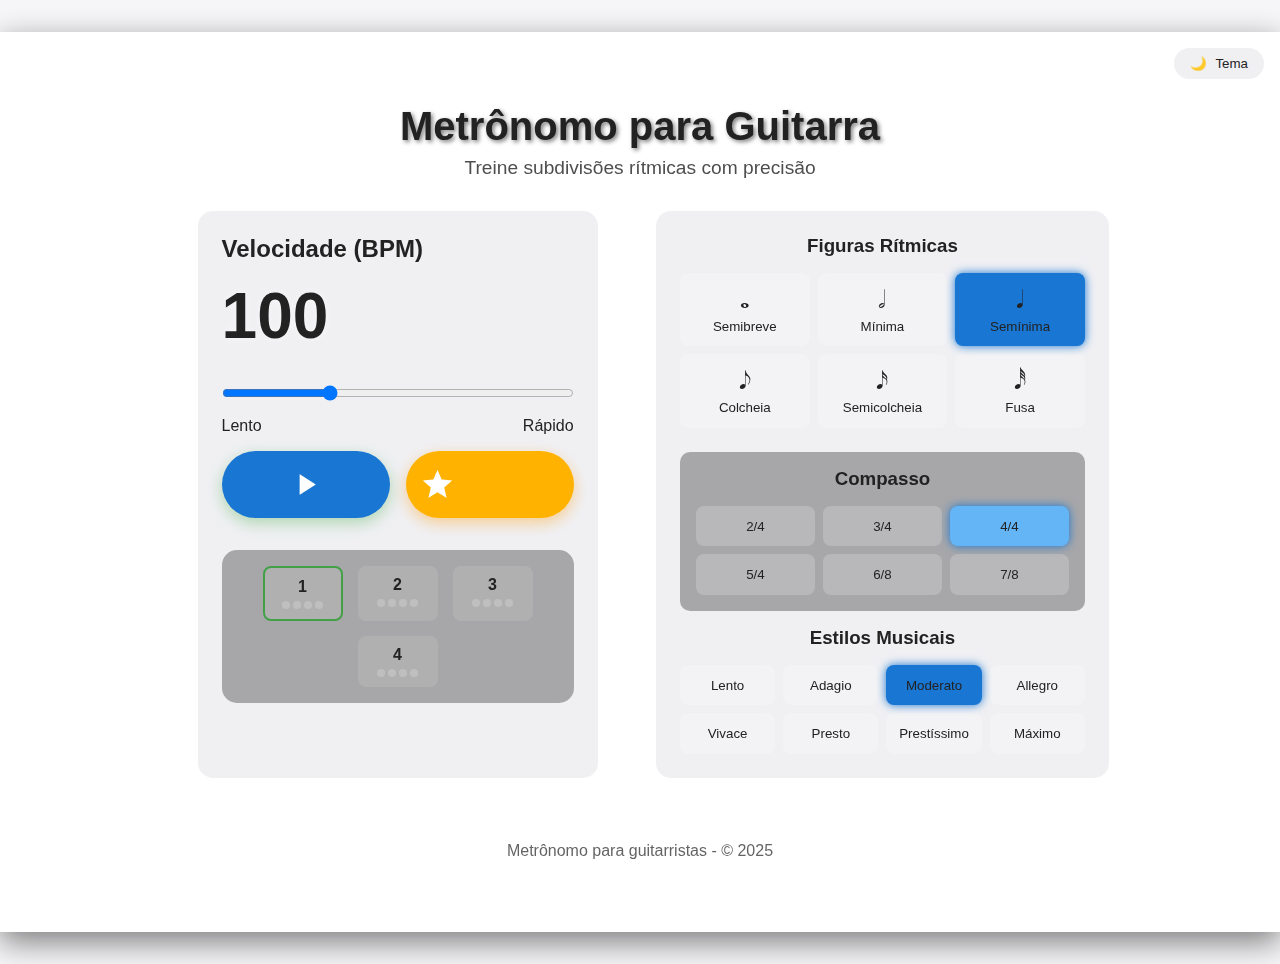
<file: index.html>
<!DOCTYPE html>
<html lang="pt-BR">

<head>
    <meta charset="UTF-8">
    <meta name="viewport" content="width=device-width, initial-scale=1.0">

    <!-- Adicionar estas linhas no <head> -->
    <meta name="theme-color" content="#4CAF50">
    <meta name="apple-mobile-web-app-capable" content="yes">
    <meta name="apple-mobile-web-app-status-bar-style" content="black-translucent">
    <meta name="apple-mobile-web-app-title" content="Metrônomo">
    <link rel="manifest" href="manifest.json">
    <link rel="icon" type="image/png" href="icon-192.png">

    <title>Metrônomo para Guitarra</title>
    <link rel="stylesheet" href="styles.css">
    <link href="https://fonts.googleapis.com/icon?family=Material+Icons" rel="stylesheet">
</head>

<body>
    <div class="container">
        <header>
            <h1>Metrônomo para Guitarra</h1>
            <p class="subtitle">Treine subdivisões rítmicas com precisão</p>
            <button class="theme-toggle" id="theme-toggle">
                <span>🌙</span> Tema
            </button>
        </header>

        <div class="controls">
            <div class="bpm-control">
                <h2>Velocidade (BPM)</h2>
                <div class="bpm-display">100</div>
                <input type="range" min="40" max="240" value="100" class="bpm-slider">
                <div class="slider-labels">
                    <span>Lento</span>
                    <span>Rápido</span>
                </div>

                <div class="action-buttons">
                    <button class="btn btn-start" id="start-btn" title="Espaço">
                        <span class="material-icons" style="font-size:2em;">play_arrow</span>
                    </button>
                        <button class="btn btn-stop" id="stop-btn" title="Espaço">
                        <span class="material-icons" style="font-size:2em;">stop</span>
                    </button>
                    <button class="btn btn-reset" id="reset-btn" title="R">
                        <span class="material-icons" style="font-size:2em;">restart_alt</span>
                    </button>
                </div>

                <div class="visualizer">
                    <div class="pulse"></div>
                    <div class="measures-container" id="measures-container"></div>
                </div>
            </div>

            <div class="rhythm-control">
                <h3>Figuras Rítmicas</h3>
                <div class="rhythm-options">
                    <button class="rhythm-btn" data-division="1">
                        <span class="rhythm-icon">𝅝</span>
                        Semibreve
                    </button>
                    <button class="rhythm-btn" data-division="2">
                        <span class="rhythm-icon">𝅗𝅥</span>
                        Mínima
                    </button>
                    <button class="rhythm-btn active" data-division="4">
                        <span class="rhythm-icon">𝅘𝅥</span>
                        Semínima
                    </button>
                    <button class="rhythm-btn" data-division="8">
                        <span class="rhythm-icon">𝅘𝅥𝅮</span>
                        Colcheia
                    </button>
                    <button class="rhythm-btn" data-division="16">
                        <span class="rhythm-icon">𝅘𝅥𝅯</span>
                        Semicolcheia
                    </button>
                    <button class="rhythm-btn" data-division="32">
                        <span class="rhythm-icon">𝅘𝅥𝅰</span>
                        Fusa
                    </button>
                </div>

                <div class="time-control">
                    <div class="time-section">
                        <h3>Compasso</h3>
                        <div class="time-options">
                            <button class="time-btn" data-beats="2">2/4</button>
                            <button class="time-btn" data-beats="3">3/4</button>
                            <button class="time-btn active" data-beats="4">4/4</button>
                            <button class="time-btn" data-beats="5">5/4</button>
                            <button class="time-btn" data-beats="6">6/8</button>
                            <button class="time-btn" data-beats="7">7/8</button>
                        </div>
                    </div>


                </div>

                <h3 class="presets-title">Estilos Musicais</h3>
                <div class="presets">
                    <button class="preset-btn" data-bpm="60">Lento</button>
                    <button class="preset-btn" data-bpm="80">Adagio</button>
                    <button class="preset-btn active" data-bpm="100">Moderato</button>
                    <button class="preset-btn" data-bpm="120">Allegro</button>
                    <button class="preset-btn" data-bpm="140">Vivace</button>
                    <button class="preset-btn" data-bpm="160">Presto</button>
                    <button class="preset-btn" data-bpm="180">Prestíssimo</button>
                    <button class="preset-btn" data-bpm="200">Máximo</button>
                </div>
            </div>
        </div>

        <footer>
            <p>Metrônomo para guitarristas - &copy; 2025</p>
        </footer>
    </div>

    <script src="script.js"></script>
</body>

</html>
</file>
<file: styles.css>
html, body {
            width: 100vw;
            overflow-x: hidden !important;
        }
        .container {
            width: 100vw !important;
            min-height: 100vh !important;
            max-width: 100vw !important;
            border-radius: 0 !important;
            margin: 0 !important;
            padding: 1.2rem 0.5rem !important;
            box-sizing: border-box !important;
            display: flex;
            flex-direction: column;
            align-items: center;
            justify-content: center;
        }
        .theme-toggle {
            position: fixed !important;
            top: 1rem !important;
            right: 1rem !important;
            z-index: 1000 !important;
            margin: 0 !important;
        }
    .container {
        width: 100vw !important;
        min-height: 100vh !important;
        max-width: 100vw !important;
        border-radius: 0 !important;
        margin: 0 !important;
        padding: 1.2rem 0.5rem !important;
        box-sizing: border-box !important;
        display: flex;
        flex-direction: column;
        align-items: center;
        justify-content: center;
    }
    .bpm-control {
        width: 100%;
        max-width: 400px;
        margin: 0 auto;
        border-radius: 15px;
        padding: 1.2rem;
        box-sizing: border-box;
    }

@media (max-width: 500px) {
    h1, .subtitle {
        display: none !important;
    }
}
* {
    margin: 0;
        .action-buttons {
            flex-direction: row;
            gap: 0.7rem;
            width: 100%;
            align-items: center;
            justify-content: center;
        }
        .btn {
            flex: 1 1 0;
            min-width: 0;
            padding: 1rem 0.7rem;
            margin-bottom: 0;
            font-size: 1.3rem;
            display: flex;
            align-items: center;
            justify-content: center;
        }
    padding: 0;
    box-sizing: border-box;
    font-family: 'Segoe UI', Tahoma, Geneva, Verdana, sans-serif;
}

:root {
    /* Tema Claro Minimalista */
    --primary-bg: #f7f7f9;
    --container-bg: #fff;
    --control-bg: #f0f0f3;
    --text-color: #222;
    --accent-color: #1976d2;
    --accent-hover: #1565c0;
    --stop-color: #e53935;
    --stop-hover: #b71c1c;
    --reset-color: #ffb300;
    --reset-hover: #ffa000;
    --beat-active: #1976d2;
    --subdivision-active: #64b5f6;
    --beat-strong: #43a047;
}

.theme-dark {
    /* Tema Escuro Clean */
    --primary-bg: #23272f;
    --container-bg: #2c2c2e;
    --control-bg: #232326;
    --text-color: #f7f7f9;
    --accent-color: #43a047;
    --accent-hover: #388e3c;
    --stop-color: #e53935;
    --stop-hover: #b71c1c;
    --reset-color: #ffb300;
    --reset-hover: #ffa000;
    --beat-active: #43a047;
    --subdivision-active: #81c784;
    --beat-strong: #1976d2;
}

.theme-blue {
    /* Tema Pastel Azul */
    --primary-bg: #e3f2fd;
    --container-bg: #fff;
    --control-bg: #e3f2fd;
    --text-color: #222;
    --accent-color: #1976d2;
    --accent-hover: #1565c0;
    --stop-color: #e53935;
    --stop-hover: #b71c1c;
    --reset-color: #ffb300;
    --reset-hover: #ffa000;
    --beat-active: #1976d2;
    --subdivision-active: #64b5f6;
    --beat-strong: #43a047;
}

.theme-green {
    --primary-bg: linear-gradient(135deg, #1b5e20, #2e7d32, #4caf50);
    --container-bg: rgba(27, 94, 32, 0.8);
    --control-bg: rgba(255, 255, 255, 0.15);
    --text-color: white;
    --accent-color: #FF9800;
    --accent-hover: #F57C00;
    --stop-color: #F44336;
    --stop-hover: #D32F2F;
    --reset-color: #2196F3;
    --reset-hover: #1976D2;
    --beat-active: #FF5722;
    --subdivision-active: #2196F3;
    --beat-strong: #FFC107;
}

.theme-purple {
    --primary-bg: linear-gradient(135deg, #4a148c, #6a1b9a, #8e24aa);
    --container-bg: rgba(74, 20, 140, 0.8);
    --control-bg: rgba(255, 255, 255, 0.15);
    --text-color: white;
    --accent-color: #00E5FF;
    --accent-hover: #00B8D4;
    --stop-color: #FF4081;
    --stop-hover: #F50057;
    --reset-color: #76FF03;
    --reset-hover: #64DD17;
    --beat-active: #FF9100;
    --subdivision-active: #00E676;
    --beat-strong: #FFEA00;
}

body {
    background: var(--primary-bg);
    color: var(--text-color);
    min-height: 100vh;
    display: flex;
    flex-direction: column;
    align-items: center;
    padding: 2rem;
    transition: background 0.5s ease;
}

.container {
    max-width: 1200px;
    width: 100%;
    background: var(--container-bg);
    border-radius: 20px;
    padding: 2rem;
    box-shadow: 0 10px 30px rgba(0, 0, 0, 0.5);
    backdrop-filter: blur(10px);
    transition: all 0.5s ease;
}

header {
    text-align: center;
    margin-bottom: 2rem;
    position: relative;
}

h1 {
    font-size: 2.5rem;
    margin-bottom: 0.5rem;
    text-shadow: 2px 2px 4px rgba(0, 0, 0, 0.5);
}

.subtitle {
    font-size: 1.2rem;
    opacity: 0.8;
}

.theme-toggle {
    position: fixed;
    top: 1.5rem;
    right: 2rem;
    background: var(--control-bg);
    border: none;
    border-radius: 50px;
    color: var(--text-color);
    padding: 0.5rem 1rem;
    cursor: pointer;
    display: flex;
    align-items: center;
    gap: 0.5rem;
    transition: all 0.3s;
    z-index: 1000;
    margin: 0;
}

.theme-toggle:hover {
    background: rgba(255, 255, 255, 0.2);
}

.controls {
    display: grid;
    grid-template-columns: 1fr 1fr;
    gap: 2rem;
    margin-bottom: 2rem;
}

.bpm-control, .rhythm-control {
    background: var(--control-bg);
    padding: 1.5rem;
    border-radius: 15px;
    transition: all 0.5s ease;
}

.rhythm-control > h3 {
    text-align: center;
}

.bpm-display {
    font-size: 4rem;
    font-weight: bold;
    margin: 1rem 0;
    text-shadow: 0 0 10px rgba(255, 255, 255, 0.5);
}

.bpm-slider {
    width: 100%;
    margin: 1rem 0;
}

.slider-labels {
    display: flex;
    justify-content: space-between;
    width: 100%;
}

.rhythm-options {
    display: grid;
    grid-template-columns: repeat(3, 1fr);
    gap: 0.5rem;
    margin-top: 1rem;
}

.rhythm-btn, .time-btn, .preset-btn {
    padding: 0.8rem;
    background: rgba(255, 255, 255, 0.2);
    border: none;
    border-radius: 8px;
    color: var(--text-color);
    cursor: pointer;
    transition: all 0.3s;
}

.rhythm-btn:hover, .time-btn:hover, .preset-btn:hover {
    background: rgba(255, 255, 255, 0.3);
}

.rhythm-btn.active, .time-btn.active, .preset-btn.active {
    background: var(--accent-color);
    box-shadow: 0 0 10px var(--accent-color);
}

.rhythm-btn {
    display: flex;
    flex-direction: column;
    align-items: center;
    gap: 0.3rem;
}

.rhythm-icon {
    font-size: 1.5rem;
}

.time-control {
    display: flex;
    justify-content: space-between;
    margin-top: 1.5rem;
    gap: 1rem;
}

.time-section {
    flex: 1;
    display: flex;
    flex-direction: column;
    align-items: center;
    background: rgba(0, 0, 0, 0.3);
    padding: 1rem;
    border-radius: 10px;
}

.time-section h3 {
    margin-bottom: 1rem;
}

.time-options {
    display: grid;
    grid-template-columns: repeat(3, 1fr);
    gap: 0.5rem;
    width: 100%;
}

.time-btn.active {
    background: var(--subdivision-active);
}

.presets-title {
    margin-top: 1rem;
    text-align: center;
    
}

.presets {
    display: grid;
    grid-template-columns: repeat(4, 1fr);
    gap: 0.5rem;
    margin-top: 1rem;
}

.visualizer {
    width: 100%;
    min-height: 140px;
    background: rgba(0, 0, 0, 0.3);
    border-radius: 15px;
    margin: 2rem 0;
    display: flex;
    flex-direction: column;
    justify-content: center;
    align-items: center;
    position: relative;
    overflow: hidden;
    padding: 1rem;
}

.pulse {
    width: 30px;
    height: 30px;
    background: var(--accent-color);
    border-radius: 50%;
    position: absolute;
    transform: scale(0);
    transition: transform 0.1s;
}

.pulse.active {
    transform: scale(3);
    background: var(--beat-active);
}

.measures-container {
    display: flex;
    flex-wrap: wrap;
    gap: 15px;
    justify-content: center;
    width: 100%;
}

.measure {
    background: rgba(255, 255, 255, 0.1);
    border-radius: 8px;
    padding: 10px;
    display: flex;
    flex-direction: column;
    align-items: center;
    min-width: 80px;
    transition: all 0.2s;
}

.measure.active {
    background: var(--beat-active);
    box-shadow: 0 0 10px var(--beat-active);
}

.measure.strong {
    border: 2px solid var(--beat-strong);
}

.measure-number {
    font-weight: bold;
    margin-bottom: 5px;
}

.subdivision-container {
    display: flex;
    flex-wrap: wrap;
    gap: 3px;
    justify-content: center;
    max-width: 70px;
}

.sub-beat {
    width: 8px;
    height: 8px;
    background: rgba(255, 255, 255, 0.2);
    border-radius: 50%;
    transition: all 0.2s;
}

.sub-beat.active {
    background: var(--subdivision-active);
    box-shadow: 0 0 5px var(--subdivision-active);
}

.action-buttons {
    display: flex;
    flex-direction: row;
    justify-content: center;
    gap: 1rem;
    margin-top: 1rem;
}

.btn {
    padding: 1rem 1.5rem;
    font-size: 1.1rem;
    border: none;
    border-radius: 50px;
    cursor: pointer;
    transition: all 0.3s;
    font-weight: bold;
}

.btn-start {
    background: var(--accent-color);
    color: white;
    box-shadow: 0 5px 15px rgba(76, 175, 80, 0.4);
}

.btn-stop {
    background: var(--stop-color);
    color: white;
    box-shadow: 0 5px 15px rgba(244, 67, 54, 0.4);
}

.btn-reset {
    background: var(--reset-color);
    color: white;
    box-shadow: 0 5px 15px rgba(255, 152, 0, 0.4);
}

.btn:disabled {
    background: #cccccc;
    cursor: not-allowed;
    box-shadow: none;
}

.btn-start:hover:not(:disabled) {
    background: var(--accent-hover);
    transform: translateY(-2px);
}

.btn-stop:hover:not(:disabled) {
    background: var(--stop-hover);
    transform: translateY(-2px);
}

.btn-reset:hover:not(:disabled) {
    background: var(--reset-hover);
    transform: translateY(-2px);
}

footer {
    margin-top: 2rem;
    text-align: center;
    opacity: 0.7;
}

@media (max-width: 768px) {
    .controls {
        grid-template-columns: 1fr;
    }
    
    .rhythm-options, .presets {
        grid-template-columns: repeat(2, 1fr);
    }
    
    .time-control {
        display: block;
    }
    
    .measures-container {
        gap: 10px;
    }
    
    .measure {
        min-width: 70px;
    }
    
    .action-buttons {
        flex-direction: column;
    }
    
    .btn {
        width: 100%;
    }
}
</file>
